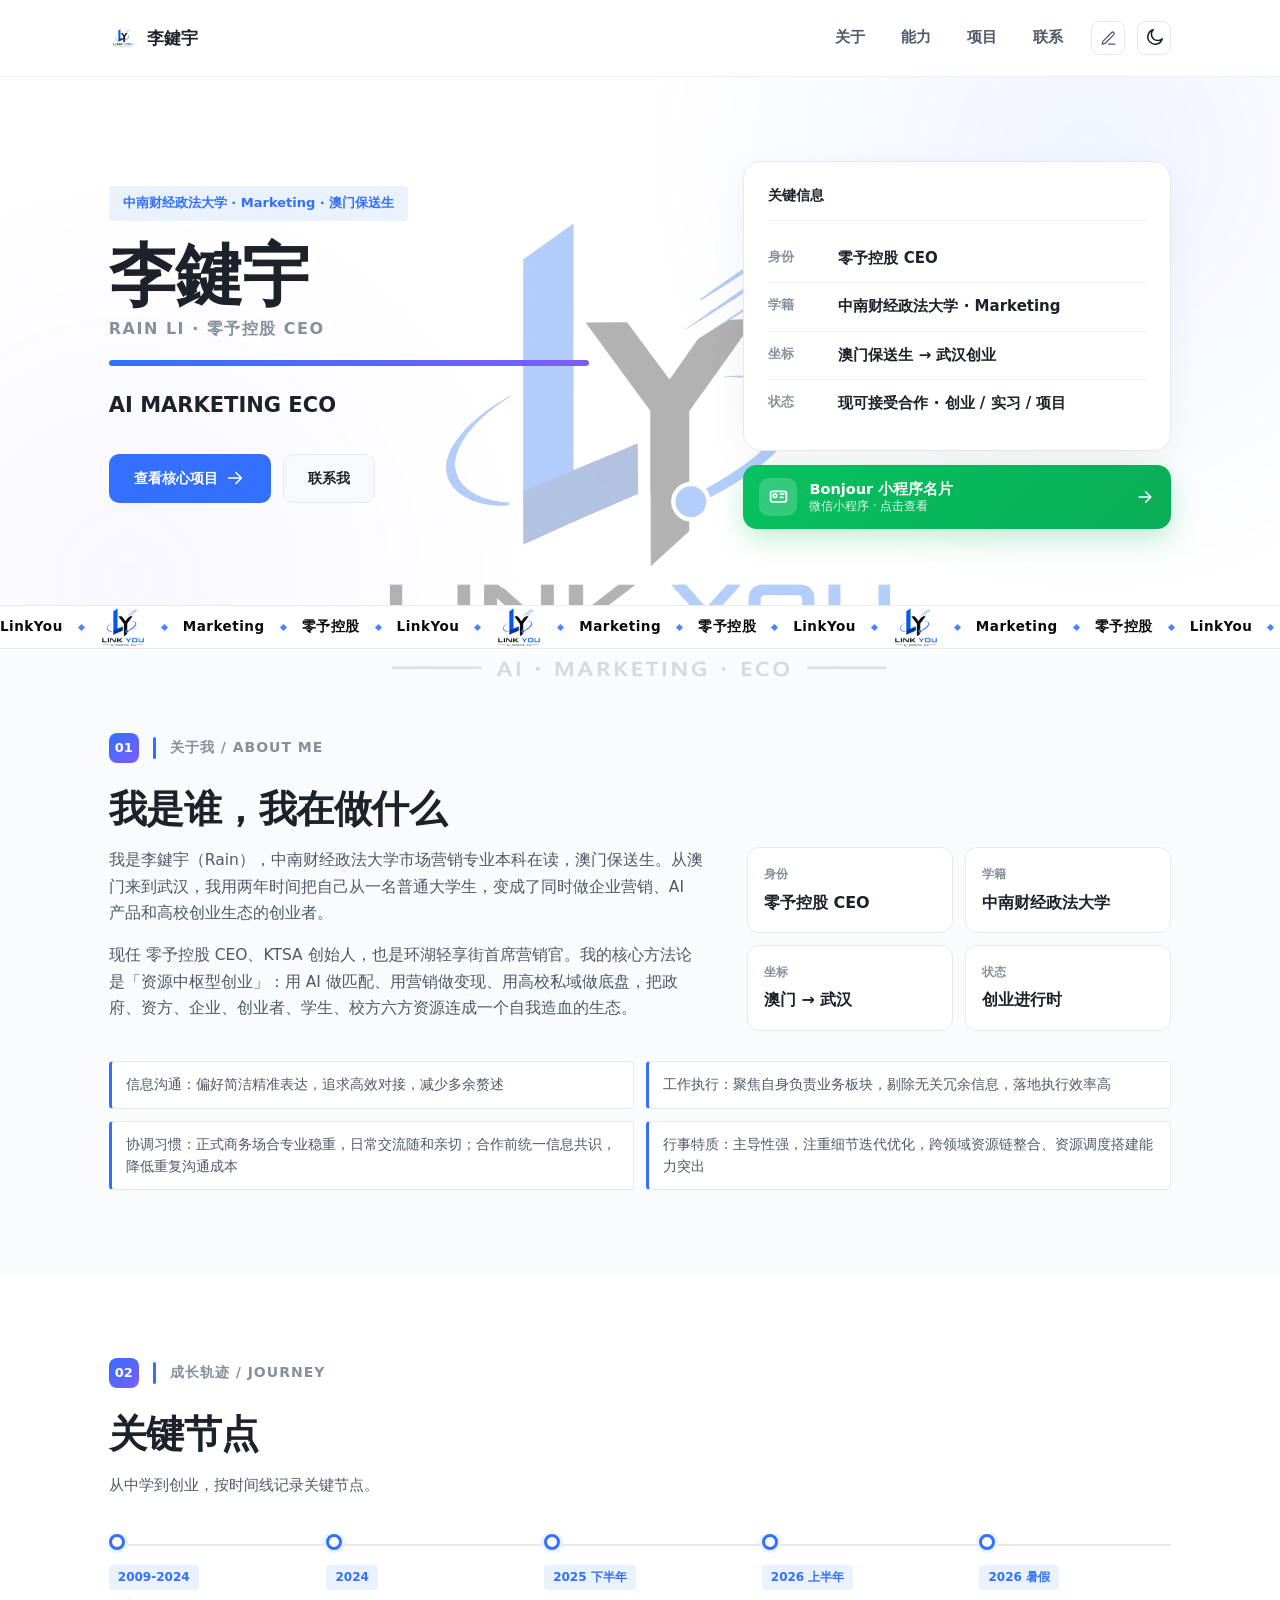
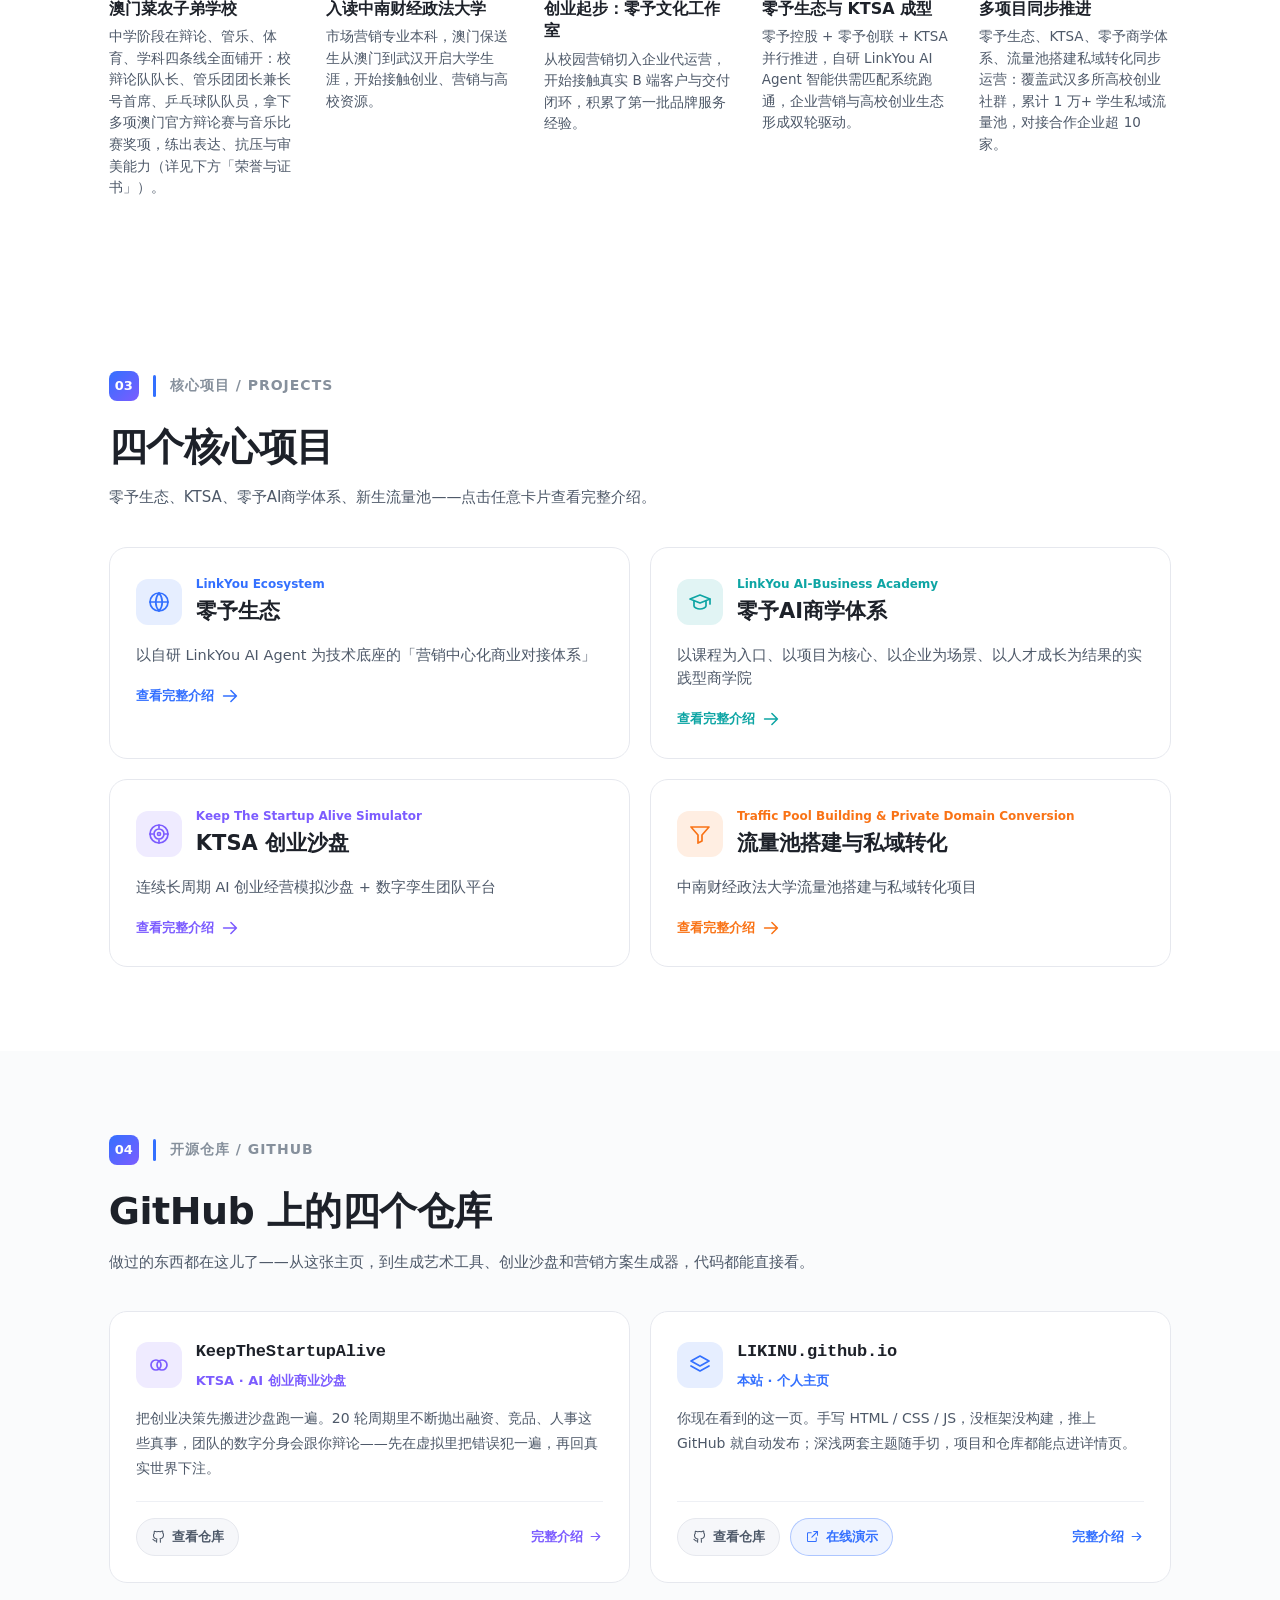
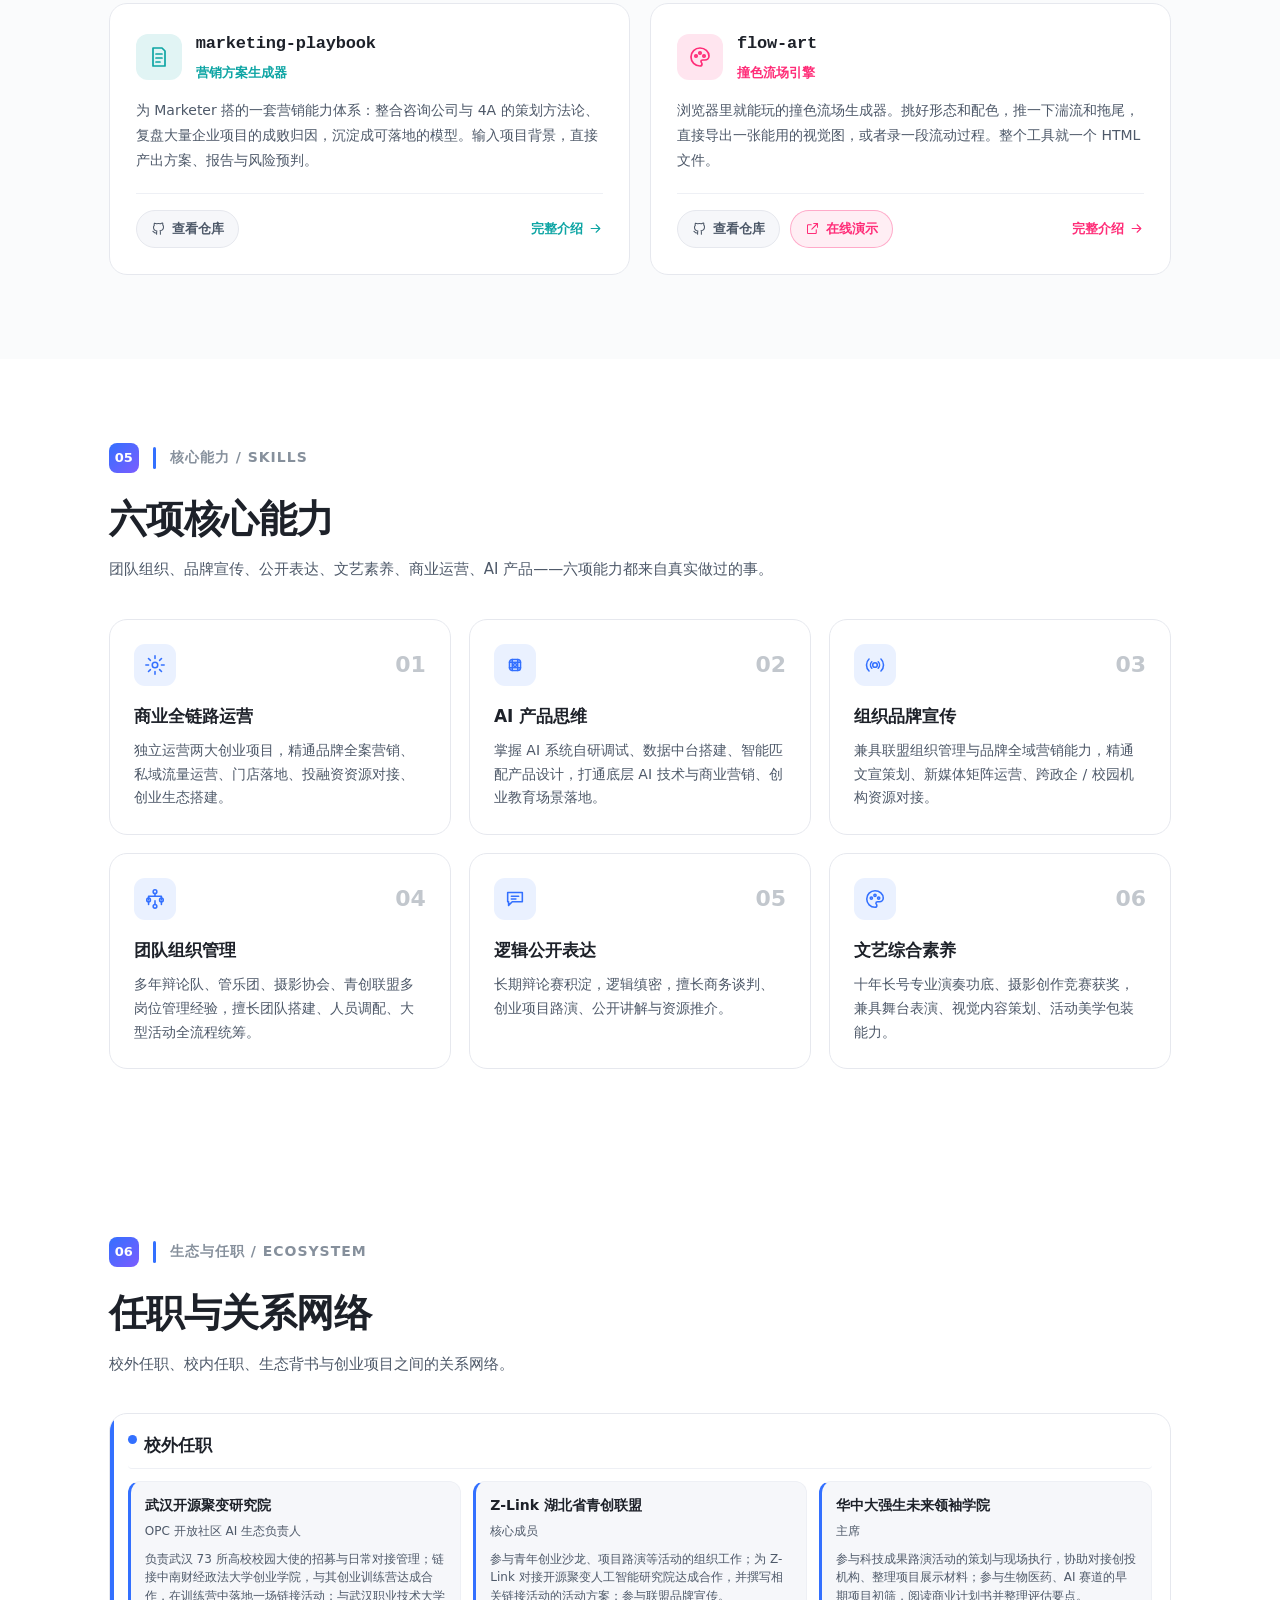
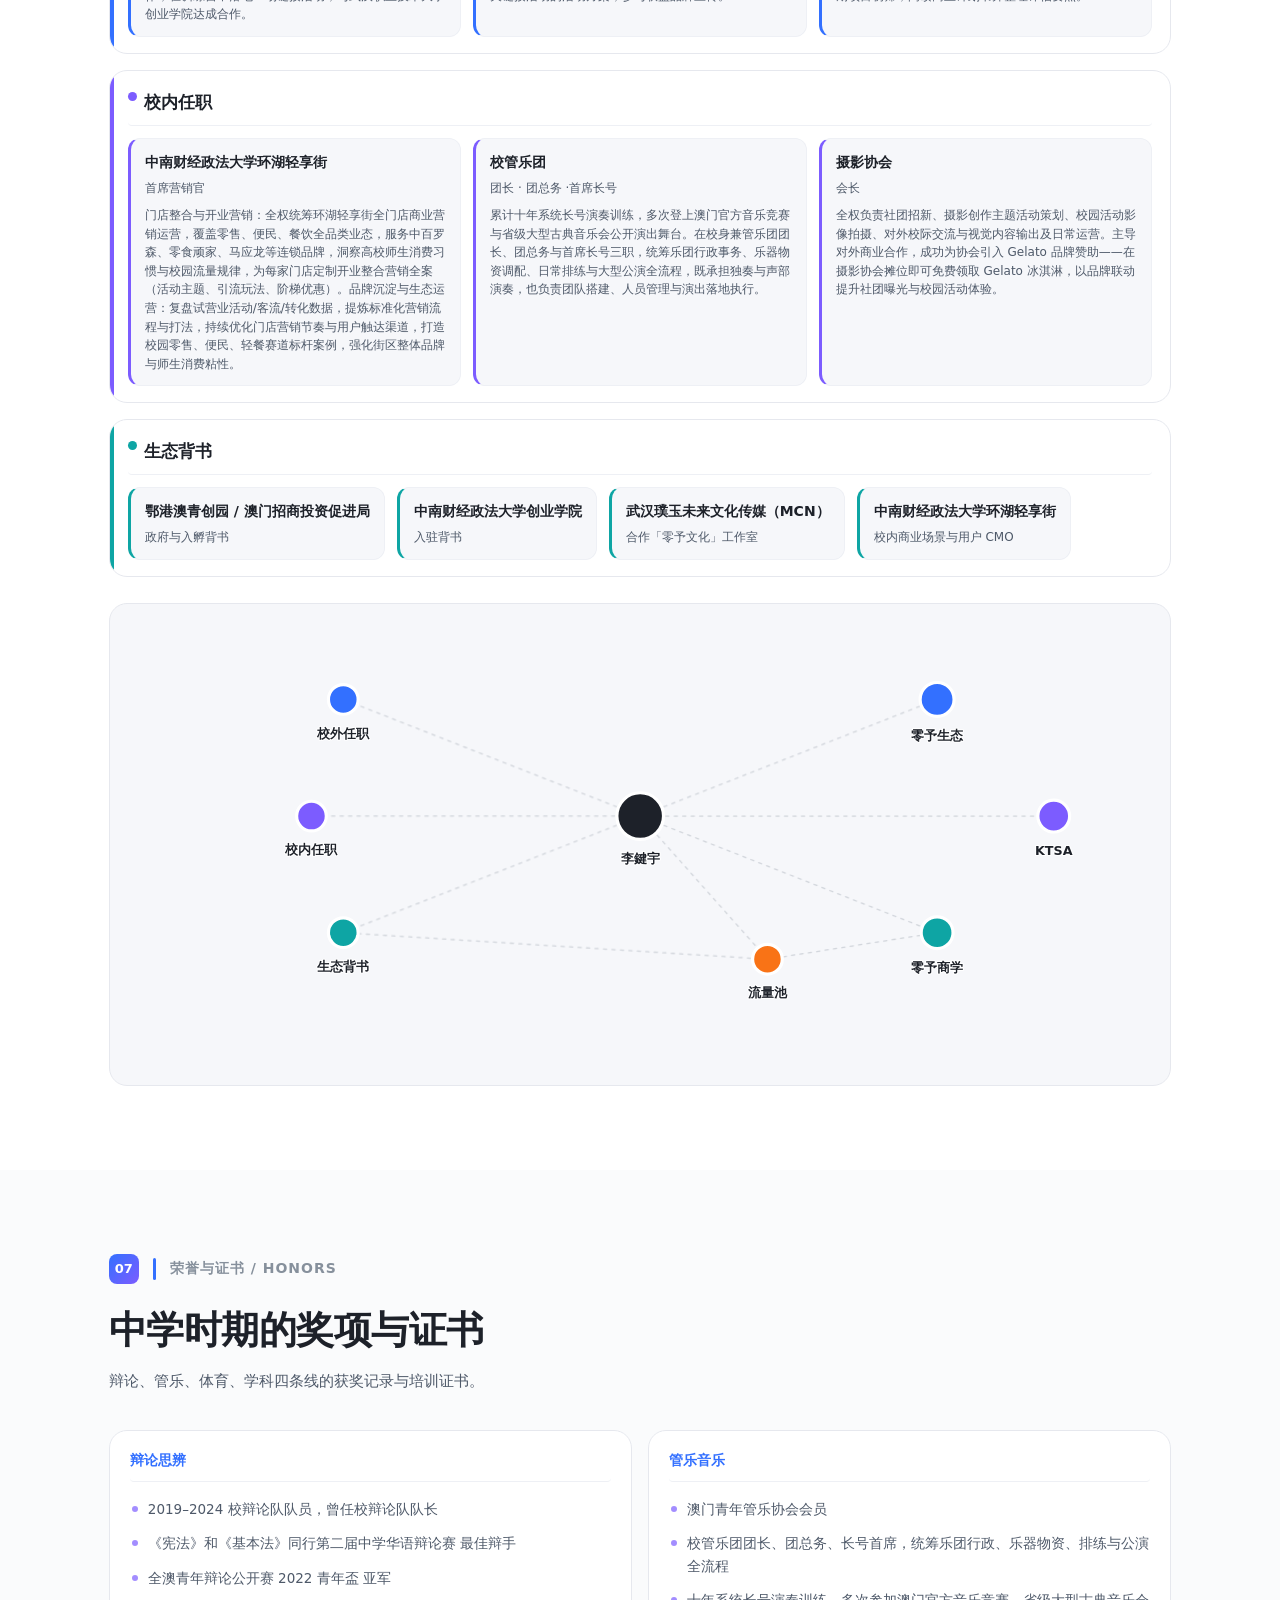
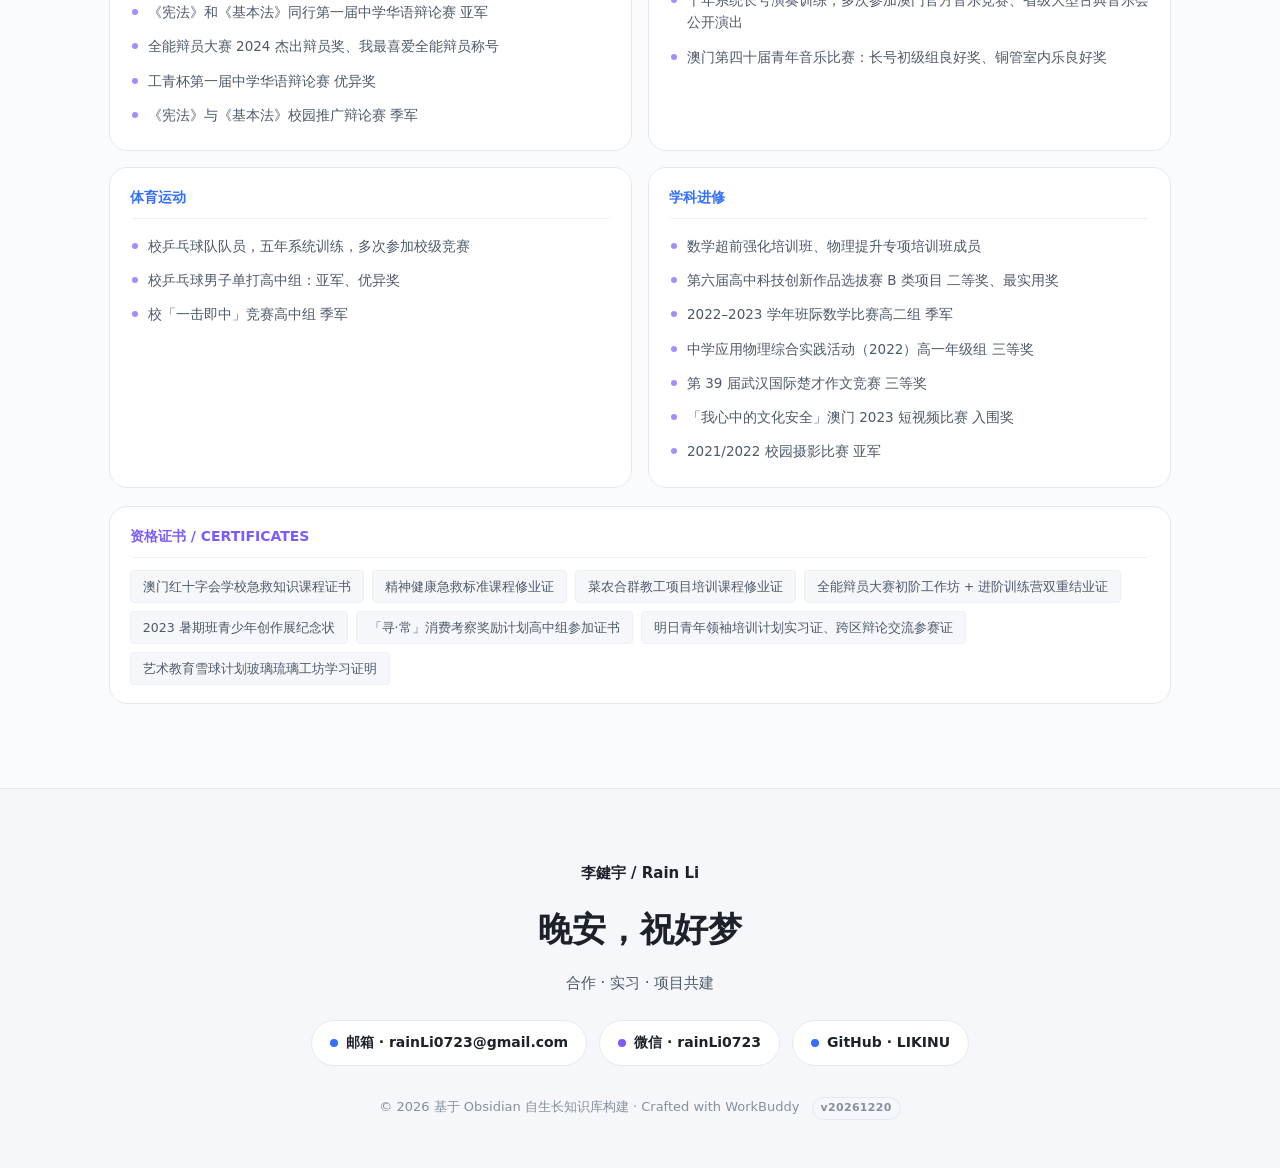
<file: index.html>
<!DOCTYPE html>
<html lang="zh-CN" data-theme="light">
<head>
  <meta charset="UTF-8" />
  <meta name="viewport" content="width=device-width, initial-scale=1.0, maximum-scale=1.0, user-scalable=no" />
  <meta http-equiv="Cache-Control" content="no-cache, no-store, must-revalidate" />
  <meta http-equiv="Pragma" content="no-cache" />
  <meta http-equiv="Expires" content="0" />
  <script>(function(){ function s(){ document.documentElement.style.setProperty('--vh', window.innerHeight * 0.01 + 'px'); } s(); window.addEventListener('resize', s); })();</script>
  <script>
    /* 移动端禁止双指缩放：底图水印是 fixed 层，缩放会导致底图与内容错位；
       锁死后白天版与暗色版一致，底图始终精确居中。不影响滚动与点击。 */
    document.addEventListener('gesturestart', function (e) { e.preventDefault(); });
  </script>
  <script>
    /* 字号校准：微信内由微信自行缩放；手机浏览器用 viewport initial-scale 整页缩放。
       不用 body.zoom —— zoom 会把 100vw 元素（如跑马灯条）也缩掉，右侧露出一截空白。
       调整 BROWSER_SCALE 即可改变浏览器端大小。 */
    (function () {
      var BROWSER_SCALE = 0.85;
      var isWeChat = /MicroMessenger/i.test(navigator.userAgent);
      if (isWeChat || window.innerWidth > 900) return;
      var m = document.querySelector('meta[name="viewport"]');
      if (m) m.setAttribute('content', 'width=device-width, initial-scale=' + BROWSER_SCALE + ', maximum-scale=' + BROWSER_SCALE + ', user-scalable=no');
    })();
  </script>
  <title>李鍵宇 / Rain Li · 个人主页</title>
  <meta name="description" content="李鍵宇（Rain Li）——零予控股 CEO / KTSA 创始人。AI MARKETING ECO" />
  <link rel="stylesheet" href="assets/style.css?v=20260876" />
  <link rel="stylesheet" href="assets/templates.css?v=20260847" />
</head>
<body>
  <div class="linkyou-watermark" aria-hidden="true">
    <img class="wm-light" src="assets/linkyou-logo.png?v=20260831" alt="" />
    <img class="wm-dark" src="assets/linkyou-logo-white-v4.png" alt="" />
  </div>
  <header class="nav">
    <div class="wrap nav-inner">
      <a class="brand" href="#/">
        <span class="dot">李</span>
        <span>李鍵宇</span>
      </a>
      <nav class="nav-links">
        <a href="#about">关于</a>
        <a href="#skills">能力</a>
        <a href="#projects">项目</a>
        <a href="#contact">联系</a>
        <button class="icon-btn" id="editBtn" aria-label="编辑文字" title="编辑文字"></button>
        <button class="theme-btn" id="themeBtn" aria-label="切换主题"></button>
      </nav>
    </div>
  </header>

  <main id="app"><!-- 由 app.js 渲染 --></main>

  <div class="edit-tools" id="editTools" hidden>
    <span class="et-tip">点任意文字直接改</span>
    <span class="et-count" id="etCount">已改 0 处</span>
    <button id="etCopy" type="button" class="et-main">复制改动发我</button>
    <button id="etExport" type="button">导出文件</button>
    <button id="etImport" type="button">导入</button>
    <button id="etReset" type="button">恢复默认</button>
  </div>
  <input type="file" id="etFile" accept="application/json,.json" hidden />


  <script src="assets/data.js?v=20260841"></script>
  <script src="assets/app.js?v=20260849"></script>
  <script src="assets/fx.js?v=20260847"></script>
  <script>
  /* logo 跟随：上半段居中，滚到 footer 顶线时整体随上方内容上滑、停在线上方。
     暗夜/星空模式会切换可见水印图（wm-light ↔ wm-dark），故每次都取当前可见的那张来量高度，
     并在主题/星空模式切换后重新计算，避免取到被隐藏图的 0 高度。 */
  (function () {
    var wm = document.querySelector('.linkyou-watermark');
    if (!wm) return;
    function activeImg() {
      var a = wm.querySelector('.wm-light'), b = wm.querySelector('.wm-dark');
      if (b && b.offsetHeight > 0) return b;
      if (a && a.offsetHeight > 0) return a;
      return a || b;
    }
    function sync() {
      var footer = document.querySelector('.footer');
      if (!footer) return;
      var img = activeImg();
      var logoH = (img && img.offsetHeight) || 0;
      var vh = window.innerHeight;
      var center = vh / 2;
      var lineTop = footer.getBoundingClientRect().top;
      var gap = 12;
      var trigger = center + logoH / 2 + gap; /* logo 底边刚要碰到线时开始抬起 */
      if (lineTop < trigger) {
        var desiredCenter = lineTop - logoH / 2 - gap; /* logo 底边落在线上方 gap */
        var shift = desiredCenter - center; /* 负值 = 上移 */
        wm.style.setProperty('--wm-shift', shift + 'px');
      } else {
        wm.style.setProperty('--wm-shift', '0px');
      }
    }
    function start() {
      if (!document.querySelector('.footer')) { requestAnimationFrame(start); return; }
      sync();
      window.addEventListener('scroll', sync, { passive: true });
      window.addEventListener('resize', sync);
      /* 主题/星空模式切换会改变可见水印图，下一帧重新量高度 */
      if (window.MutationObserver) {
        new MutationObserver(function () { requestAnimationFrame(sync); })
          .observe(document.documentElement, { attributes: true, attributeFilter: ['data-theme', 'data-tpl'] });
      }
      var themeBtn = document.getElementById('themeBtn');
      if (themeBtn) themeBtn.addEventListener('click', function () { requestAnimationFrame(sync); });
    }
    start();
  })();
  </script>
</body>
</html>
</file>
<file: assets/style.css>
/* ===== 李鍵宇个人主页 · 飞书风清爽完整版 ===== */
:root {
  --bg: #ffffff;
  --bg-soft: #f6f7fa;
  --surface: #ffffff;
  --surface-2: #f8f9fc;
  --border: #e6e8ee;
  --border-light: #eef0f5;
  --text: #1d2129;
  --text-dim: #4e5969;
  --text-faint: #86909c;
  --blue: #3370ff;
  --blue-light: #eaf1ff;
  --purple: #7c5cff;
  --radius: 14px;
  --radius-lg: 18px;
  --maxw: 1240px;
  --font: "Noto Sans SC", "PingFang SC", "Microsoft YaHei", system-ui, -apple-system, sans-serif;
}
[data-theme="dark"] {
  --bg: #0c0f18; --bg-soft: #121624; --surface: #161c2c; --surface-2: #1c2336;
  --border: rgba(255,255,255,0.10); --border-light: rgba(255,255,255,0.06);
  --text: #f2f3f5; --text-dim: #b1b8c8; --text-faint: #6e7687; --blue-light: rgba(51,112,255,0.16);
}

* { box-sizing: border-box; margin: 0; padding: 0; }
/* 锁定字体缩放：微信(X5/XWEB)、部分安卓浏览器会按 App「字体大小」设置自动缩放网页文字，
   导致微信内字体比 Safari 小、整页被压缩。100% = 严格按 CSS 定义渲染，两端一致。 */
html { scroll-behavior: smooth; -webkit-text-size-adjust: 100%; text-size-adjust: 100%; }
body {
  font-family: var(--font); background: var(--bg); color: var(--text);
  line-height: 1.7; -webkit-font-smoothing: antialiased; overflow-x: hidden;
  transition: background .35s ease, color .35s ease;
}
a { color: inherit; text-decoration: none; }
.wrap { max-width: min(var(--maxw), 88vw); margin: 0 auto; padding: 0 32px; }
.svg, svg { width: 22px; height: 22px; fill: none; stroke: currentColor; stroke-width: 1.7; stroke-linecap: round; stroke-linejoin: round; }

/* ---------- 导航 ---------- */
.nav { position: sticky; top: 0; z-index: 50; background: color-mix(in srgb, var(--bg) 90%, transparent); backdrop-filter: blur(12px); border-bottom: 1px solid var(--border-light); }
.nav-inner { display: flex; align-items: center; justify-content: space-between; height: 76px; }
.brand { display: flex; align-items: center; gap: 10px; font-weight: 800; font-size: 17px; }
.brand .dot { width: 32px; height: 32px; border-radius: 9px; background: var(--blue); display: grid; place-items: center; color: #fff; font-size: 15px; font-weight: 800; }
.nav-links { display: flex; align-items: center; gap: 4px; }
.nav-links a { color: var(--text-dim); font-size: 15px; font-weight: 600; padding: 10px 16px; border-radius: 8px; transition: .2s; }
.nav-links a:hover { color: var(--text); background: var(--bg-soft); }
.theme-btn { width: 34px; height: 34px; border-radius: 8px; border: 1px solid var(--border); background: var(--surface); color: var(--text); cursor: pointer; font-size: 15px; display: grid; place-items: center; transition: .2s; margin-left: 8px; }
.theme-btn:hover { background: var(--bg-soft); }
/* 编辑文字按钮：与主题按钮同尺寸，激活时高亮 */
.icon-btn { width: 34px; height: 34px; border-radius: 8px; border: 1px solid var(--border); background: var(--surface); color: var(--text); cursor: pointer; display: grid; place-items: center; transition: .2s; margin-left: 6px; flex: 0 0 auto; }
.icon-btn svg { width: 17px; height: 17px; }
.icon-btn:hover { background: var(--bg-soft); color: var(--blue); border-color: color-mix(in srgb, var(--blue) 40%, var(--border)); }
.icon-btn.is-on { background: var(--blue); border-color: var(--blue); color: #fff; }
.icon-btn.is-on:hover { background: #295acc; color: #fff; }
/* 桌面端：隐藏汉堡按钮（旧逻辑残留，保持无害） */
.nav-toggle { display: none; }

/* 手机端：导航单行平铺（不滑动），所有项放进一行 */
@media (max-width: 900px) {
  .nav-inner { height: 80px; flex-wrap: nowrap; gap: 6px; }
  /* 提权：.nav-inner 同时带 .wrap 类，需用 .wrap.nav-inner 才能覆盖 .wrap 的 28px 内边距 */
  .wrap.nav-inner { padding: 0 28px; }
  .brand { flex: 0 0 auto; white-space: nowrap; gap: 7px; }
  .brand span:last-child { font-size: 17px; }
  .nav-links {
    position: static; flex: 1 1 auto; flex-direction: row; flex-wrap: nowrap; gap: 1px;
    min-width: 0; max-height: none; overflow: visible;
    background: none; border: none; box-shadow: none; padding: 0;
    /* 不用 justify-content:flex-end —— 它配合溢出时会向左压到品牌名上（经典 flex 陷阱）。
       改用首个子项的 margin-left:auto 推右：空间够则靠右，不够则自动为 0。 */
    justify-content: flex-start;
    scrollbar-width: none; -ms-overflow-style: none;
  }
  .nav-links > :first-child { margin-left: auto; }
  .nav-links::-webkit-scrollbar { display: none; }
  .nav-links a,
  .nav-links .theme-btn {
    flex: 0 0 auto;
    display: inline-flex; align-items: center; justify-content: center;
    width: auto; text-align: center;
    padding: 6px 5px; border-radius: 999px;
    border: 1px solid var(--border-light); background: var(--bg-soft);
    font-size: 14px; font-weight: 600; margin-left: 0;
  }
  .nav-links a:hover { background: var(--blue-light); color: var(--blue); }
  .nav-links .theme-btn { border: 1px solid var(--border-light); background: var(--bg-soft); width: 34px; height: 34px; padding: 0; }
}

/* 超窄屏（<355px）实在放不下时才允许横向滑动兜底 */
@media (max-width: 355px) {
  .nav-links { overflow-x: auto; }
  .nav-links > :first-child { margin-left: 0; }
}

/* ---------- Hero ---------- */
.hero { position: relative; padding: 84px 0 76px; background: radial-gradient(circle at 85% 15%, rgba(51,112,255,.07) 0, transparent 38%), radial-gradient(circle at 10% 95%, rgba(124,92,255,.05) 0, transparent 32%); }
.hero-inner { display: grid; grid-template-columns: 1.15fr .85fr; gap: 56px; align-items: center; }
.hero-inner > * { min-width: 0; }
@media (max-width: 860px) { .hero-inner { grid-template-columns: 1fr; gap: 36px; } }
/* 手机端：收紧首屏顶部留白与徽章下边距，避免导航与正文之间空得过大 */
@media (max-width: 900px) {
  .hero { padding: 50px 0 48px; }
  .badge { margin-bottom: 12px; }
}
.badge { display: inline-block; font-size: 13px; font-weight: 600; color: var(--blue); background: var(--blue-light); padding: 6px 14px; border-radius: 999px; margin-bottom: 20px; }
.hero h1 { font-size: clamp(42px, 6.5vw, 68px); font-weight: 900; line-height: 1.04; letter-spacing: -1.5px; }
.hero .en { display: block; font-size: clamp(13px, 1.5vw, 16px); font-weight: 700; color: var(--text-faint); letter-spacing: 1.5px; margin-top: 10px; }
.accent-rule { width: 480px; max-width: 100%; height: 6px; border-radius: 4px; background: linear-gradient(90deg, var(--blue), var(--purple)); margin: 22px 0; }

/* LinkYou 底图水印：固定居视口中央（不随滚动），footer 用实色底将其截断，二者分离 */
/* LinkYou 底图水印：固定居视口中央（不随滚动），footer 用实色底将其截断，二者分离。
   居中用 flex 实现（不受滚动条/translate 百分比边界影响）；纵向抬升单独用 translateY 控制。 */
.linkyou-watermark { position: fixed; inset: 0; z-index: -1; pointer-events: none; overflow: hidden; display: flex; align-items: center; justify-content: center; }
.linkyou-watermark img { width: min(80vw, 560px); height: auto; opacity: .5; user-select: none; -webkit-user-drag: none; transform: translateY(var(--wm-shift, 0px)); }
.linkyou-watermark .wm-light { opacity: .3; }
.linkyou-watermark .wm-dark { display: none; }
.tagline { font-size: clamp(17px, 2.2vw, 21px); font-weight: 700; color: var(--text); }
.cta-row { display: flex; gap: 12px; flex-wrap: wrap; margin-top: 30px; }
.btn { padding: 12px 24px; border-radius: 10px; font-weight: 700; font-size: 14px; cursor: pointer; border: 1px solid transparent; transition: .2s; display: inline-flex; align-items: center; gap: 6px; }
.btn-primary { background: var(--blue); color: #fff; }
.btn-primary:hover { background: #295acc; transform: translateY(-2px); box-shadow: 0 10px 24px rgba(51,112,255,.28); }
.btn-ghost { background: var(--surface-2); border-color: var(--border); color: var(--text); }
.btn-ghost:hover { background: var(--bg-soft); transform: translateY(-2px); }
.hero-card { background: var(--surface); border: 1px solid var(--border); border-radius: var(--radius-lg); padding: 22px 24px; box-shadow: 0 12px 40px rgba(20,30,60,.05); }
.hc-head { font-size: 14px; font-weight: 800; margin-bottom: 14px; padding-bottom: 12px; border-bottom: 1px solid var(--border-light); }
.hc-row { display: flex; gap: 14px; padding: 11px 0; border-bottom: 1px solid var(--border-light); }
.hc-row:last-child { border-bottom: none; }
.hc-k { font-size: 13px; color: var(--text-faint); font-weight: 600; width: 56px; flex: none; }
.hc-v { font-size: 15px; font-weight: 700; color: var(--text); }
.bonjour-link { display: flex; align-items: center; gap: 12px; margin-top: 14px; padding: 13px 16px; background: linear-gradient(135deg, #07c160, #09ad56); border-radius: 14px; color: #fff; text-decoration: none; box-shadow: 0 10px 28px rgba(7,193,96,.25); transition: .22s; }
.bonjour-link:hover { transform: translateY(-2px); box-shadow: 0 16px 36px rgba(7,193,96,.34); }
.bj-ic { width: 38px; height: 38px; flex: none; display: grid; place-items: center; background: rgba(255,255,255,.18); border-radius: 10px; }
.bj-ic svg { width: 21px; height: 21px; stroke: #fff; fill: none; stroke-width: 2; }
.bj-tx { display: flex; flex-direction: column; line-height: 1.3; flex: 1; min-width: 0; }
.bj-t { font-size: 14.5px; font-weight: 800; }
.bj-s { font-size: 11.5px; opacity: .9; }
.bj-go { flex: none; display: grid; place-items: center; }
.bj-go svg { width: 20px; height: 20px; stroke: #fff; fill: none; stroke-width: 2; }
.toast { position: fixed; left: 50%; bottom: 36px; transform: translateX(-50%) translateY(16px); background: rgba(20,28,48,.94); color: #fff; padding: 12px 20px; border-radius: 12px; font-size: 13.5px; font-weight: 600; box-shadow: 0 12px 36px rgba(0,0,0,.28); opacity: 0; pointer-events: none; transition: .26s; z-index: 999; max-width: 86vw; text-align: center; }
.toast.show { opacity: 1; transform: translateX(-50%) translateY(0); }

/* ---------- 通用区块 ---------- */
.section { padding: 84px 0; }
.section.alt { background: color-mix(in srgb, var(--bg-soft) 55%, transparent); }
.section-head { display: flex; align-items: center; gap: 14px; margin-bottom: 14px; }
.sec-num { font-size: 13px; font-weight: 800; color: #fff; width: 30px; height: 30px; border-radius: 8px; background: linear-gradient(135deg, var(--blue), var(--purple)); display: grid; place-items: center; flex: none; }
.sec-bar { width: 3px; height: 22px; background: var(--blue); border-radius: 3px; }
.sec-label-t { font-size: 14px; font-weight: 700; color: var(--text-faint); letter-spacing: 1px; }
.sec-h { font-size: clamp(26px, 4vw, 38px); font-weight: 900; letter-spacing: -.5px; margin-bottom: 6px; }
.sec-sub { color: var(--text-dim); font-size: 15px; margin-bottom: 36px; }

/* ---------- 关于我 ---------- */
.about-cols { display: grid; grid-template-columns: 1.4fr 1fr; gap: 44px; align-items: start; }
@media (max-width: 860px) { .about-cols { grid-template-columns: 1fr; gap: 32px; } }
.prose { font-size: 15.5px; color: var(--text-dim); margin-bottom: 16px; }
.kpis { display: grid; grid-template-columns: 1fr 1fr; gap: 12px; }
.kpi { padding: 16px; border-radius: 12px; background: var(--surface); border: 1px solid var(--border); }
.kpi .k { font-size: 12px; color: var(--text-faint); font-weight: 600; }
.kpi .v { font-size: 16px; font-weight: 800; margin-top: 4px; color: var(--text); }
.habit-grid { display: grid; grid-template-columns: 1fr 1fr; gap: 12px; margin-top: 24px; }
@media (max-width: 900px) { .habit-grid { grid-template-columns: 1fr; } }
.habit { font-size: 13.5px; color: var(--text-dim); background: var(--surface); border: 1px solid var(--border); border-left: 3px solid var(--blue); border-radius: 10px; padding: 12px 14px; line-height: 1.6; }

/* ---------- 时间线（横向数轴） ---------- */
.timeline { position: relative; display: flex; gap: 26px; margin-top: 18px; padding-bottom: 4px; overflow-x: auto; scrollbar-width: thin; }
.timeline::before { content: ""; position: absolute; left: 0; right: 0; top: 10px; height: 2px; background: var(--border); border-radius: 2px; }
.tl-item { position: relative; flex: 1; min-width: 170px; padding-top: 0; }
.tl-dot { width: 16px; height: 16px; border-radius: 50%; background: var(--surface); border: 3px solid var(--blue); box-shadow: 0 0 0 3px var(--blue-light); margin-bottom: 12px; transition: .22s; position: relative; z-index: 1; }
.tl-item:hover .tl-dot { background: var(--blue); transform: scale(1.12); }
.tl-item:hover h4 { color: var(--blue); }
.tl-year { font-size: 12px; font-weight: 800; color: var(--blue); background: var(--blue-light); padding: 2px 9px; border-radius: 6px; display: inline-block; margin-bottom: 8px; }
.tl-body h4 { font-size: 16px; font-weight: 800; color: var(--text); line-height: 1.4; transition: .22s; }
.tl-body p { font-size: 13.5px; color: var(--text-dim); margin-top: 6px; line-height: 1.6; }

/* 手机端：时间轴改为竖向（电脑端保持横向） */
@media (max-width: 900px) {
  .timeline { flex-direction: column; gap: 0; overflow-x: visible; padding-left: 26px; margin-top: 14px; }
  .timeline::before { left: 11px; right: auto; top: 8px; bottom: 8px; width: 2px; height: auto; }
  .tl-item { flex: none; min-width: 0; padding-bottom: 22px; }
  .tl-dot { position: absolute; left: -22px; top: 4px; margin-bottom: 0; }
}

/* ---------- 能力 ---------- */
.ability-grid { display: grid; grid-template-columns: repeat(3, 1fr); gap: 18px; }
@media (max-width: 860px) { .ability-grid { grid-template-columns: repeat(2, 1fr); } }
@media (max-width: 560px) { .ability-grid { grid-template-columns: 1fr; } }
.ability { background: var(--surface); border: 1px solid var(--border); border-radius: var(--radius-lg); padding: 24px; transition: .22s; }
.ability:hover { transform: translateY(-4px); border-color: var(--blue); box-shadow: 0 14px 34px rgba(51,112,255,.08); }
.ab-top { display: flex; align-items: center; justify-content: space-between; margin-bottom: 16px; }
.ab-icon { width: 42px; height: 42px; border-radius: 11px; background: var(--blue-light); color: var(--blue); display: grid; place-items: center; }
.ab-icon svg { width: 22px; height: 22px; stroke: var(--blue); }
.ab-num { font-size: 22px; font-weight: 900; color: var(--text-faint); opacity: .5; }
.ability h4 { font-size: 17px; font-weight: 800; color: var(--text); }
.ability p { font-size: 14px; color: var(--text-dim); margin-top: 8px; }

/* ---------- 项目卡片 ---------- */
.cards { display: grid; grid-template-columns: repeat(2, 1fr); gap: 20px; }
@media (max-width: 900px) { .cards { grid-template-columns: 1fr; } }
.card { background: var(--surface); border: 1px solid var(--border); border-radius: var(--radius-lg); padding: 26px; cursor: pointer; transition: .24s ease; position: relative; overflow: hidden; }
.card::after { content: ""; position: absolute; left: 0; top: 0; width: 100%; height: 3px; background: linear-gradient(90deg, var(--blue), var(--purple)); transform: scaleX(0); transform-origin: left; transition: transform .25s ease; }
.card:hover { transform: translateY(-5px); box-shadow: 0 22px 50px rgba(51,112,255,.12); border-color: var(--blue); }
.card:hover::after { transform: scaleX(1); }
.card-top { display: flex; align-items: center; gap: 14px; margin-bottom: 14px; }
.card-icon { width: 46px; height: 46px; border-radius: 12px; display: grid; place-items: center; background: color-mix(in srgb, var(--c) 12%, transparent); }
.card-icon svg { width: 24px; height: 24px; stroke: var(--c); }
.card-tag { font-size: 12px; font-weight: 700; }
.card h3 { font-size: 21px; font-weight: 800; color: var(--text); }
.card-line { color: var(--text-dim); font-size: 14.5px; margin-top: 6px; line-height: 1.6; }
.card-go { display: inline-flex; align-items: center; gap: 5px; margin-top: 18px; font-weight: 700; font-size: 13px; transition: .2s; }
.card:hover .card-go { gap: 9px; }
.card-badge { display: inline-block; vertical-align: middle; margin-left: 8px; font-size: 11px; font-weight: 700; color: var(--text-dim); background: var(--bg-soft); border: 1px solid var(--border); padding: 1px 8px; border-radius: 999px; letter-spacing: .5px; }
.card--disabled { cursor: not-allowed; filter: grayscale(.6); }
.card--disabled.reveal.in { animation: fadeUpGray .6s cubic-bezier(.2,.7,.2,1) forwards; }
@keyframes fadeUpGray { from { opacity: 0; transform: translateY(20px); } to { opacity: .55; transform: none; } }
.card--disabled:hover { transform: none; box-shadow: none; border-color: var(--border); }
.card--disabled:hover::after { transform: scaleX(0); }
.card--disabled:hover .card-go { gap: 5px; }
.card--disabled .card-go { opacity: .7; }

/* ---------- GitHub 开源仓库 ---------- */
.gh-grid { display: grid; grid-template-columns: repeat(2, 1fr); gap: 20px; }
@media (max-width: 900px) { .gh-grid { grid-template-columns: 1fr; } }
.gh-card { display: flex; flex-direction: column; background: var(--surface); border: 1px solid var(--border); border-radius: var(--radius-lg); padding: 26px; transition: .24s ease; position: relative; overflow: hidden; cursor: pointer; }
.gh-card::after { content: ""; position: absolute; left: 0; top: 0; width: 100%; height: 3px; background: linear-gradient(90deg, var(--c), var(--blue)); transform: scaleX(0); transform-origin: left; transition: transform .25s ease; }
.gh-card:hover { transform: translateY(-5px); box-shadow: 0 22px 50px rgba(20,30,60,.10); border-color: var(--c); }
.gh-card:hover::after { transform: scaleX(1); }
.gh-top { display: flex; align-items: center; gap: 14px; margin-bottom: 14px; }
.gh-icon { width: 46px; height: 46px; border-radius: 12px; display: grid; place-items: center; background: color-mix(in srgb, var(--c) 12%, transparent); flex: none; }
.gh-icon svg { width: 24px; height: 24px; stroke: var(--c); }
.gh-titles { min-width: 0; }
.gh-name { font-family: ui-monospace, SFMono-Regular, Menlo, Consolas, monospace; font-size: 17px; font-weight: 800; color: var(--text); letter-spacing: -.2px; word-break: break-word; }
.gh-cn { font-size: 13px; font-weight: 700; color: var(--c); margin-top: 3px; }
.gh-desc { font-size: 14px; color: var(--text-dim); line-height: 1.78; margin-bottom: 20px; }
.gh-links { display: flex; flex-wrap: wrap; gap: 10px; margin-top: auto; padding-top: 16px; border-top: 1px solid var(--border-light); }
.gh-link { display: inline-flex; align-items: center; gap: 6px; font-size: 13px; font-weight: 700; color: var(--text-dim); background: var(--bg-soft); border: 1px solid var(--border); border-radius: 999px; padding: 7px 14px; transition: .2s; text-decoration: none; }
.gh-link svg { width: 15px; height: 15px; }
.gh-link:hover { color: #fff; background: var(--c); border-color: var(--c); }
.gh-link--demo { color: var(--c); border-color: color-mix(in srgb, var(--c) 35%, transparent); background: color-mix(in srgb, var(--c) 8%, transparent); }
.gh-link--demo:hover { color: #fff; background: var(--c); }
@media (max-width: 560px) {
  .gh-card { padding: 22px 20px; }
  .gh-icon { width: 42px; height: 42px; border-radius: 11px; }
  .gh-icon svg { width: 22px; height: 22px; }
  .gh-name { font-size: 16px; }
  .gh-desc { font-size: 13.5px; line-height: 1.72; }
  .gh-link { padding: 6px 12px; font-size: 12.5px; }
}
/* 卡片右下角「完整介绍」入口 */
.gh-go { display: inline-flex; align-items: center; gap: 5px; margin-left: auto; align-self: center; font-size: 13px; font-weight: 700; color: var(--c); text-decoration: none; transition: .2s; white-space: nowrap; }
.gh-go svg { width: 15px; height: 15px; }
.gh-card:hover .gh-go { gap: 9px; }
/* 仓库详情页 */
.gh-detail-mark svg { width: 30px; height: 30px; }
.gh-detail-lead { margin-bottom: 16px; }
.gh-detail-links { display: flex; flex-wrap: wrap; gap: 10px; margin-bottom: 40px; }
.gh-detail-full { margin-bottom: 44px; }
.gh-detail-full .prose:last-child { margin-bottom: 0; }
@media (max-width: 900px) {
  .gh-detail-links { margin-bottom: 30px; }
  .gh-detail-full { margin-bottom: 32px; }
}

/* ---------- 生态 ---------- */
.eco-wrap { display: grid; gap: 26px; }
.eco-viz { aspect-ratio: 2.2/1; width: 100%; background: var(--bg-soft); border: 1px solid var(--border); border-radius: var(--radius-lg); display: grid; place-items: center; overflow: hidden; position: relative; }
.eco-viz svg { width: 100%; height: 100%; }
.role-grid { display: grid; grid-template-columns: 1fr; gap: 16px; }
.role-card { position: relative; overflow: hidden; background: var(--surface); border: 1px solid var(--border); border-radius: var(--radius-lg); padding: 16px 18px; }
.role-card::before { content: ""; position: absolute; left: 0; top: 0; bottom: 0; width: 4px; background: var(--rc); }
.role-card--0 { --rc: #3370ff; }
.role-card--1 { --rc: #7c5cff; }
.role-card--2 { --rc: #0ea5a4; }
.role-title { position: relative; font-size: 17px; font-weight: 900; margin-bottom: 12px; padding: 1px 0 8px 16px; border-bottom: 1px solid var(--border-light); }
.role-title::before { content: ""; position: absolute; left: 0; top: 5px; width: 9px; height: 9px; border-radius: 50%; background: var(--rc); }
.role-items { display: flex; flex-wrap: wrap; gap: 12px; }
.role-items--single { flex-wrap: nowrap; overflow-x: auto; }
.role-items--single .role-item { flex: 0 0 auto; min-width: 0; }
.role-items--single .role-t { white-space: nowrap; }
.role-item { flex: 1 1 240px; min-width: 0; padding: 12px 14px; background: var(--bg-soft); border: 1px solid var(--border-light); border-left: 3px solid var(--rc); border-radius: 12px; }
.role-t { font-size: 14px; font-weight: 700; color: var(--text); }
.role-b { font-size: 12px; color: var(--text-dim); margin-top: 3px; }
.role-d { font-size: 12px; color: var(--text-dim); line-height: 1.55; margin-top: 8px; }
@media (max-width: 560px) { .role-item { flex: 1 1 100%; } .role-items--single { flex-wrap: wrap; } .role-items--single .role-item { flex: 1 1 100%; } }

/* ---------- Obsidian 风格网络图 ---------- */
.obsidian-graph { width: 100%; height: 100%; overflow: visible; }
.obsidian-graph .edges { opacity: 0.65; }
.obsidian-graph .edge { stroke: var(--text-faint); stroke-width: 1.2; stroke-dasharray: 3 5; opacity: 0.5; animation: dash 22s linear infinite; transition: opacity .2s, stroke .2s; }
.obsidian-graph .g-node { cursor: pointer; transition: opacity .22s; }
.obsidian-graph .g-circle { fill: var(--c); stroke: var(--bg); stroke-width: 3px; transition: r .22s ease, filter .22s; }
.obsidian-graph .g-label { font-size: 12px; font-weight: 600; fill: var(--text); paint-order: stroke; stroke: var(--bg); stroke-width: 2px; stroke-linejoin: round; pointer-events: none; transition: fill .2s, font-weight .2s; }
.obsidian-graph .g-node:hover .g-circle { r: calc(var(--raw-r, 15px) + 5px); filter: drop-shadow(0 4px 10px var(--c)); }
.obsidian-graph .g-node:hover .g-label { fill: var(--text); font-weight: 800; }
.obsidian-graph .g-node.dim { opacity: 0.18; }
.obsidian-graph .edge.dim { opacity: 0.08; }

/* ---------- 荣誉与证书 ---------- */
.honor-grid { display: grid; grid-template-columns: 1fr 1fr; gap: 16px; margin-top: 8px; }
@media (max-width: 860px) { .honor-grid { grid-template-columns: 1fr; } }
.honor-group { background: var(--surface); border: 1px solid var(--border); border-radius: var(--radius-lg); padding: 18px 20px; }
.honor-g-t { font-size: 14px; font-weight: 800; color: var(--blue); padding-bottom: 8px; border-bottom: 1px solid var(--border-light); margin-bottom: 10px; }
.honor-group ul { list-style: none; }
.honor-group li { font-size: 13.5px; color: var(--text-dim); line-height: 1.65; padding: 6px 0 6px 18px; position: relative; }
.honor-group li::before { content: ""; position: absolute; left: 2px; top: 14px; width: 6px; height: 6px; border-radius: 50%; background: var(--purple); opacity: .7; }
.cert-card { margin-top: 18px; background: var(--surface); border: 1px solid var(--border); border-radius: var(--radius-lg); padding: 18px 20px; }
.cert-title { font-size: 14px; font-weight: 800; color: var(--purple); padding-bottom: 8px; border-bottom: 1px solid var(--border-light); margin-bottom: 12px; }
.cert-list { display: flex; flex-wrap: wrap; gap: 8px; }
.cert-chip { font-size: 12.5px; color: var(--text-dim); background: var(--bg-soft); border: 1px solid var(--border-light); border-radius: 999px; padding: 5px 12px; transition: .2s; }
.cert-chip:hover { border-color: var(--blue); color: var(--blue); }

/* ---------- 页脚 ---------- */
.footer { padding: 72px 0 48px; border-top: 1px solid var(--border); text-align: center; background: var(--bg-soft); }
.footer-brand { font-size: 15px; font-weight: 800; color: var(--text); margin-bottom: 14px; }
.footer h2 { font-size: clamp(24px, 4vw, 34px); font-weight: 900; }
.footer p { color: var(--text-dim); margin: 12px 0 24px; font-size: 15px; }
.foot-chips { display: flex; gap: 12px; justify-content: center; flex-wrap: wrap; }
.foot-chip { display: inline-flex; align-items: center; gap: 8px; padding: 10px 18px; border-radius: 999px; background: var(--surface); border: 1px solid var(--border); font-size: 14px; font-weight: 600; transition: .2s; }
.foot-chip:hover { border-color: var(--blue); transform: translateY(-2px); }
.foot-chip .d { width: 8px; height: 8px; border-radius: 50%; background: var(--blue); }
.foot-chip:nth-child(2) .d { background: var(--purple); }
.foot-note { color: var(--text-faint); font-size: 13px; margin-top: 30px; }
.ver-tag { display: inline-block; margin-left: 8px; padding: 1px 8px; border-radius: 999px; border: 1px solid var(--border); font-size: 11px; font-weight: 700; color: var(--text-faint); letter-spacing: .3px; }

/* ---------- 详情页 ---------- */
.detail { padding-top: 96px; padding-bottom: 76px; }
.wrap.detail { max-width: 920px; }
.detail-back { display: inline-flex; align-items: center; gap: 6px; color: var(--text-faint); font-weight: 600; font-size: 14px; margin-bottom: 26px; transition: .2s; }
.detail-back:hover { color: var(--text); gap: 10px; }
.detail-hero { display: flex; align-items: flex-start; gap: 20px; margin-bottom: 10px; }
.detail-mark { width: 64px; height: 64px; border-radius: 16px; display: grid; place-items: center; flex: none; background: linear-gradient(135deg, var(--c1), var(--c2)); color: #fff; font-size: 26px; font-weight: 900; }
.detail h1 { font-size: clamp(32px, 5vw, 50px); font-weight: 900; letter-spacing: -.5px; line-height: 1.1; }
.detail .en { color: var(--c1); font-weight: 700; letter-spacing: 2px; font-size: 14px; margin-top: 6px; }
.detail .lead { font-size: clamp(16px, 2.1vw, 19px); color: var(--text-dim); max-width: 760px; margin: 22px 0 8px; }
.sec-label { font-size: 12px; font-weight: 800; letter-spacing: 1.5px; color: var(--c1); text-transform: uppercase; margin: 48px 0 20px; }
.detail-grid { display: grid; grid-template-columns: repeat(2, 1fr); gap: 18px; }
@media (max-width: 900px) {
  .wrap { max-width: 100%; padding: 0 28px; }
  .detail { padding-top: 40px; padding-bottom: 64px; }
  .detail-back { margin-bottom: 18px; }
  .detail-hero { flex-direction: column; gap: 14px; margin-bottom: 18px; }
  .detail-mark { width: 52px; height: 52px; font-size: 22px; border-radius: 14px; }
  .detail h1 { font-size: clamp(28px, 8vw, 38px); line-height: 1.18; }
  .detail .en { margin-top: 8px; font-size: 13px; letter-spacing: 1.5px; }
  .detail .lead { font-size: 14.5px; line-height: 1.85; margin: 20px 0 12px; }
  .detail-grid { grid-template-columns: 1fr; gap: 14px; }
  .detail .feat { padding: 20px 24px; }
  .detail .feat p { line-height: 1.78; }
  .sec-label { margin: 40px 0 18px; }
}
.feat { padding: 24px; border-radius: var(--radius-lg); background: var(--surface); border: 1px solid var(--border); transition: .22s; }
.feat:hover { transform: translateY(-3px); border-color: var(--c1); }
.feat-top { display: flex; align-items: center; gap: 12px; margin-bottom: 10px; }
.feat-icon { width: 40px; height: 40px; border-radius: 10px; display: grid; place-items: center; background: color-mix(in srgb, var(--c) 12%, transparent); color: var(--c); flex: none; }
.feat-icon svg { width: 20px; height: 20px; stroke: var(--c); }
.feat h4 { font-size: 17px; font-weight: 800; color: var(--text); }
.feat p { color: var(--text-dim); font-size: 14px; margin-top: 8px; line-height: 1.65; }

/* ---------- 动效 ---------- */
@keyframes fadeUp { from { opacity: 0; transform: translateY(20px); } to { opacity: 1; transform: none; } }
.reveal { opacity: 0; }
.reveal.in { animation: fadeUp .6s cubic-bezier(.2,.7,.2,1) forwards; }
@keyframes floaty { 0%,100% { transform: translateY(0); } 50% { transform: translateY(-6px); } }
@keyframes dash { to { stroke-dashoffset: -160; } }
@media (prefers-reduced-motion: reduce) { .reveal { opacity: 1; animation: none; } .obsidian-graph .g-node, .obsidian-graph .edge { animation: none; } }

/* ---------- 文字编辑模式 ---------- */
#editBtn { margin-left: 8px; font-size: 13px; font-weight: 700; color: var(--text-dim); }
[data-edit] { outline: 1px dashed transparent; border-radius: 4px; transition: outline-color .15s, background .15s; }
body.editing [data-edit] { outline-color: rgba(51,112,255,.4); cursor: text; }
body.editing [data-edit]:hover { outline-color: var(--blue); background: color-mix(in srgb, var(--blue) 6%, transparent); }
body.editing [data-edit]:focus { outline-color: var(--blue); background: color-mix(in srgb, var(--blue) 9%, transparent); box-shadow: none; }
body.editing .card { cursor: text; }
body.editing .obsidian-graph .g-node { cursor: text; }
.edit-tools { position: fixed; bottom: 22px; left: 50%; transform: translateX(-50%); z-index: 80; display: flex; gap: 10px; align-items: center; flex-wrap: wrap; justify-content: center; background: var(--surface); border: 1px solid var(--border); box-shadow: 0 14px 44px rgba(20,30,60,.16); padding: 10px 14px; border-radius: 13px; font-size: 13px; max-width: calc(100vw - 24px); }
.edit-tools[hidden] { display: none; }
.edit-tools .et-tip { color: var(--text-faint); }
.edit-tools .et-count { font-weight: 800; color: var(--blue); background: var(--blue-light); padding: 5px 11px; border-radius: 999px; white-space: nowrap; }
.edit-tools button { padding: 8px 14px; border-radius: 8px; border: 1px solid var(--border); background: var(--surface-2); color: var(--text); font-weight: 600; cursor: pointer; font-size: 13px; font-family: inherit; white-space: nowrap; }
.edit-tools button:hover { border-color: var(--blue); color: var(--blue); }
.edit-tools button.et-main { background: var(--blue); border-color: var(--blue); color: #fff; }
.edit-tools button.et-main:hover { background: #295acc; border-color: #295acc; color: #fff; }

/* 编辑模式：可改的文字显示虚线提示，点中高亮 */
body.editing [data-edit] { outline: 1px dashed color-mix(in srgb, var(--blue) 45%, transparent); outline-offset: 2px; border-radius: 4px; cursor: text; transition: outline-color .2s, background .2s; }
body.editing [data-edit]:hover { outline-color: var(--blue); background: color-mix(in srgb, var(--blue) 5%, transparent); }
body.editing [data-edit]:focus { outline: 2px solid var(--blue); outline-offset: 2px; background: color-mix(in srgb, var(--blue) 8%, transparent); }
body.editing .card { cursor: text; }

/* 手机端：编辑按钮收进胶囊行，工具条铺满底部两行 */
@media (max-width: 900px) {
  .nav-links .icon-btn { width: 32px; height: 32px; padding: 0; margin-left: 0; border: 1px solid var(--border-light); background: var(--bg-soft); }
  .nav-links .icon-btn svg { width: 16px; height: 16px; }
  .edit-tools { left: 12px; right: 12px; transform: none; bottom: 14px; gap: 8px; padding: 10px 12px; }
  .edit-tools .et-tip { width: 100%; text-align: center; font-size: 12px; }
  .edit-tools .et-count { font-size: 12px; }
  .edit-tools button { padding: 7px 11px; font-size: 12.5px; }
}

/* ===== Bonjour 名片弹层 ===== */
.bj-mask{position:fixed;inset:0;background:rgba(20,24,40,.55);display:flex;align-items:center;justify-content:center;opacity:0;pointer-events:none;transition:opacity .2s;z-index:60;padding:24px}
.bj-mask.show{opacity:1;pointer-events:auto}
.bj-modal{position:relative;width:min(340px,92vw);background:var(--surface);border-radius:var(--radius-lg);padding:24px 22px 22px;box-shadow:0 20px 60px rgba(20,24,40,.25);text-align:center;transform:translateY(8px);transition:transform .2s}
.bj-mask.show .bj-modal{transform:none}
.bj-title{margin:0 0 14px;font-size:17px;font-weight:700;color:var(--text)}
.bj-qr-wrap{display:flex;align-items:center;justify-content:center;min-height:200px;background:var(--surface-2);border:1px solid var(--border-light);border-radius:var(--radius);padding:16px;margin-bottom:12px}
.bj-qr-wrap.no-qr{min-height:0;background:transparent;border:none;padding:0}
.bj-qr{max-width:200px;max-height:200px;width:auto;height:auto}
.bj-tip{margin:0 0 14px;font-size:13px;line-height:1.6;color:var(--text-dim)}
.bj-copy{display:inline-block;width:100%;padding:11px 0;border:none;border-radius:10px;background:var(--blue);color:#fff;font-size:14px;font-weight:600;cursor:pointer;font-family:inherit}
.bj-copy:active{opacity:.85}
.bj-close{position:absolute;top:10px;right:12px;width:30px;height:30px;border:none;background:transparent;font-size:22px;line-height:1;color:var(--text-faint);cursor:pointer}
</file>
<file: assets/templates.css>
/* ===== 模板层 · 暗色星空皮肤（叠加在原版 style.css 之上，不改排版） =====
   原则：只覆盖 CSS 变量与装饰层，布局/间距/结构 100% 沿用原版 */

/* ---------- 装饰层（fx.js 注入 · 星空粒子画布） ---------- */
/* ---------- 装饰层基建（fx.js 注入，按模板显隐） ---------- */
#tplDecor { position: fixed; inset: 0; z-index: -1; overflow: hidden; pointer-events: none; }
#fxCanvas { position: absolute; inset: 0; display: none; }

/* ================================================================
   01 cosmos 星空粒子（用户保留版：深蓝星空 + 星光上升闪烁）
================================================================ */
html[data-tpl=white] {
  --bg: #0A0A0A; --bg-soft: #131313; --surface: #161616; --surface-2: #1d1d1d;
  --border: rgba(255, 255, 255, .18); --border-light: rgba(255, 255, 255, .1);
  --text: #FFFFFF; --text-dim: rgba(255, 255, 255, .72); --text-faint: rgba(255, 255, 255, .45);
  --blue: #FFFFFF; --blue-light: rgba(255, 255, 255, .1); --purple: #FFFFFF;
}
html[data-tpl=white] #fxCanvas { display: block; }
html[data-tpl=white] .hero { background: transparent; }
html[data-tpl=white] .section.alt, html[data-tpl=white] .footer { background: transparent; }
html[data-tpl=white] .obsidian-graph .g-label { stroke: #0A0A0A; }

/* ===== 素材库浮夸动效 v2 ===== */
@property --ang{syntax:"<angle>";initial-value:0deg;inherits:false}
/* 弹性入场（Motion spring） */
@keyframes springUp{0%{opacity:0;transform:translateY(36px) scale(.94)}70%{opacity:1;transform:translateY(-5px) scale(1.015)}100%{opacity:1;transform:none}}
html[data-tpl=white] .reveal.in{animation:springUp .85s cubic-bezier(.2,.7,.2,1) forwards}
/* 标题字母 hover 弹跳（uiverse） */
html[data-tpl=white] .hero h1 .lt{display:inline-block;transition:transform .18s cubic-bezier(.34,1.56,.64,1),color .18s}
html[data-tpl=white] .hero h1 .lt:hover{transform:translateY(-6px) rotate(-8deg) scale(1.18)}
/* 3D 倾斜 + 流光旋转边框（Aceternity 3D Card + Border Beam） */
html[data-tpl=white] .card,html[data-tpl=white] .ability{transition:transform .16s ease-out,box-shadow .3s;border:1.5px solid transparent;background:linear-gradient(#161616,#161616) padding-box,conic-gradient(from var(--ang,0deg),#ffffff,#7d7d7d,#ffffff) border-box;animation:beamSpin 3.6s linear infinite}
@keyframes beamSpin{to{--ang:360deg}}
/* 按钮扫光（uiverse shine） */
html[data-tpl=white] .btn{position:relative;overflow:hidden}
html[data-tpl=white] .btn::after{content:"";position:absolute;top:0;left:-160%;width:55%;height:100%;background:linear-gradient(120deg,transparent,rgba(255,255,255,.5),transparent);transform:skewX(-25deg);animation:btnShine 3.4s ease-in-out infinite}
@keyframes btnShine{0%,55%{left:-160%}100%{left:160%}}
/* 光晕光标（React Bits Blob Cursor） */
/* 点击涟漪（Aceternity 交互） */
.ripple{position:fixed;width:22px;height:22px;border-radius:50%;border:2px solid #ffffff;transform:translate(-50%,-50%);animation:rip .62s ease-out forwards;pointer-events:none;z-index:999}
@keyframes rip{from{opacity:.9;transform:translate(-50%,-50%) scale(.4)}to{opacity:0;transform:translate(-50%,-50%) scale(2.8)}}

/* ===== 品牌横条（无限滚动 · 手机适配） ===== */
.marquee-bar{position:relative;z-index:1;width:100%;max-width:100vw;height:44px;display:flex;align-items:center;border-top:1px solid rgba(0, 0, 0, .08);border-bottom:1px solid rgba(0, 0, 0, .08);background:#FFFFFF;color:#0A0A0A;overflow:hidden}
.mq-track{position:absolute;left:0;top:0;height:100%;display:flex;align-items:center;width:max-content;gap:0;will-change:transform;animation:mq-scroll 22s linear infinite}
@keyframes mq-scroll{from{transform:translateX(0)}to{transform:translateX(-50%)}}
.mq-block{display:flex;align-items:center;gap:16px;flex-shrink:0;padding-right:16px}
.mq-block span{font-size:13.5px;font-weight:700;letter-spacing:.5px;white-space:nowrap;line-height:1}
.mq-block .sep{display:inline-block;width:5px;height:5px;background:#2A6CFF;transform:rotate(45deg);opacity:.85;flex-shrink:0}
.mq-block .mq-logo{height:42px;width:auto;flex-shrink:0;border-radius:7px;display:block;object-fit:contain}
@media (max-width:600px){
.marquee-bar{height:36px}
.mq-block{gap:10px;padding-right:10px}
.mq-block span{font-size:12px;letter-spacing:.3px}
.mq-block .sep{width:4px;height:4px}
.mq-block .mq-logo{height:28px;border-radius:5px}
}

/* ===== white 可读性修复：白底组件改白底黑字 ===== */
/* 玫红撞色（主体）+ 蓝色小点缀 */
html[data-tpl=white] .btn-primary { background: #FF0FA3; color: #0A0A0A; }
html[data-tpl=white] .btn-primary:hover { background: #d60a8b; color: #ffffff; }
html[data-tpl=white] .badge { color: #FF0FA3; background: rgba(255, 15, 163, .12); border: 1px solid rgba(255, 15, 163, .3); font-weight: 700; }
html[data-tpl=white] .sec-num { background: #FF0FA3; color: #0A0A0A; }
html[data-tpl=white] .tl-year { color: #0A0A0A; background: #FF0FA3; }
html[data-tpl=white] .brand .dot { background: #FF0FA3; color: #0A0A0A; }
html[data-tpl=white] .accent-rule { background: linear-gradient(90deg, #FF0FA3, #2A6CFF); width: 480px; max-width: 100%; height: 6px; }
html[data-tpl=white] .linkyou-watermark .wm-light { display: none; }
html[data-tpl=white] .linkyou-watermark .wm-dark { display: block; opacity: .5; }
@media (max-width: 600px) { html[data-tpl=white] .accent-rule { width: 100%; } }
html[data-tpl=white] .tl-dot { border-color: #FF0FA3; box-shadow: 0 0 0 4px rgba(255, 15, 163, .16); }
html[data-tpl=white] .ab-icon { color: #ffffff; background: rgba(255, 255, 255, .08); border-color: rgba(255, 255, 255, .25); }
html[data-tpl=white] .tl-item:hover h4 { color: #FF0FA3; }
html[data-tpl=white] .honor-g-t { color: #FF0FA3; }
html[data-tpl=white] .foot-chip:hover { border-color: #FF0FA3; color: #FF0FA3; }
html[data-tpl=white] .cert-chip:hover { border-color: #FF0FA3; color: #FF0FA3; }
html[data-tpl=white] .btn-ghost:hover { border-color: #FF0FA3; color: #FF0FA3; }
/* LinkYou logo 样式 */
html[data-tpl=white] .brand-logo { height: 44px; width: auto; display: block; margin: 0 0 22px; opacity: .95; filter: drop-shadow(0 4px 12px rgba(42, 108, 255, .25)); }
html[data-tpl=white] .mq-track i { color: #2A6CFF; }
</file>
